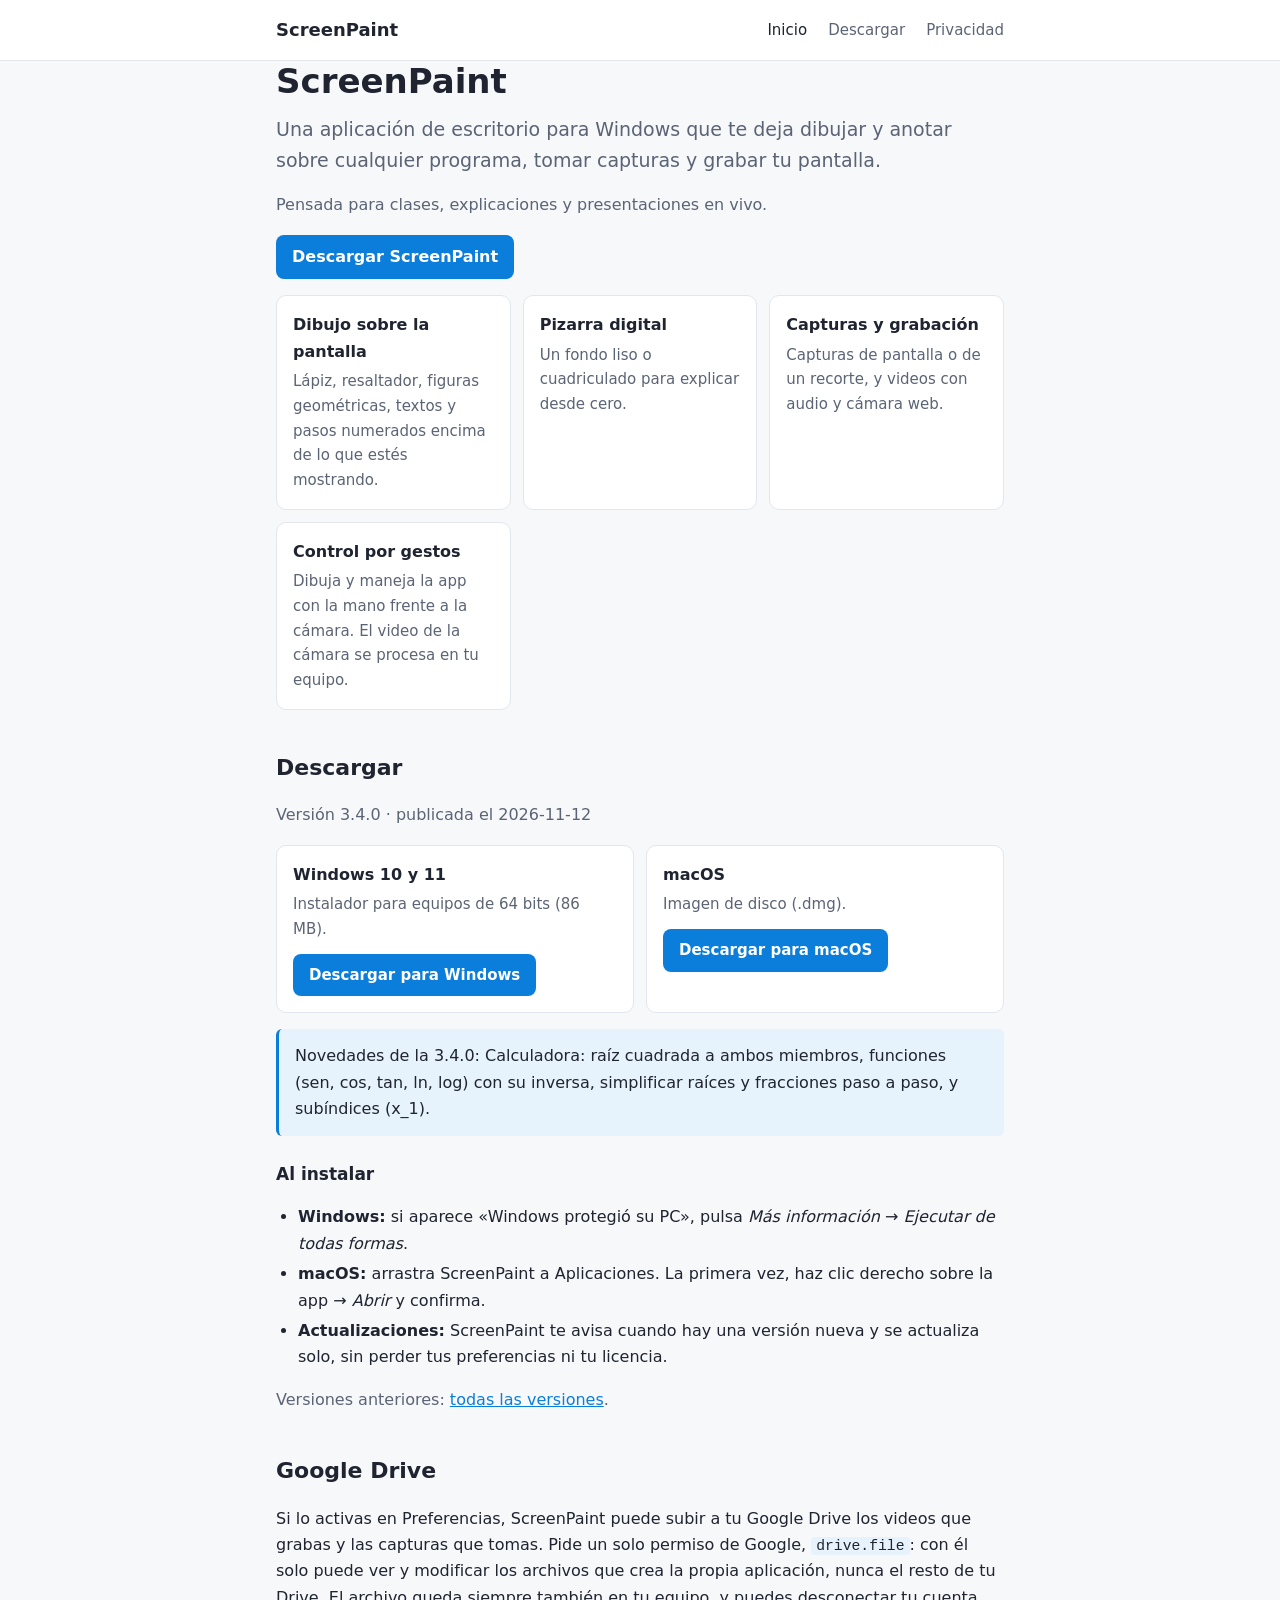
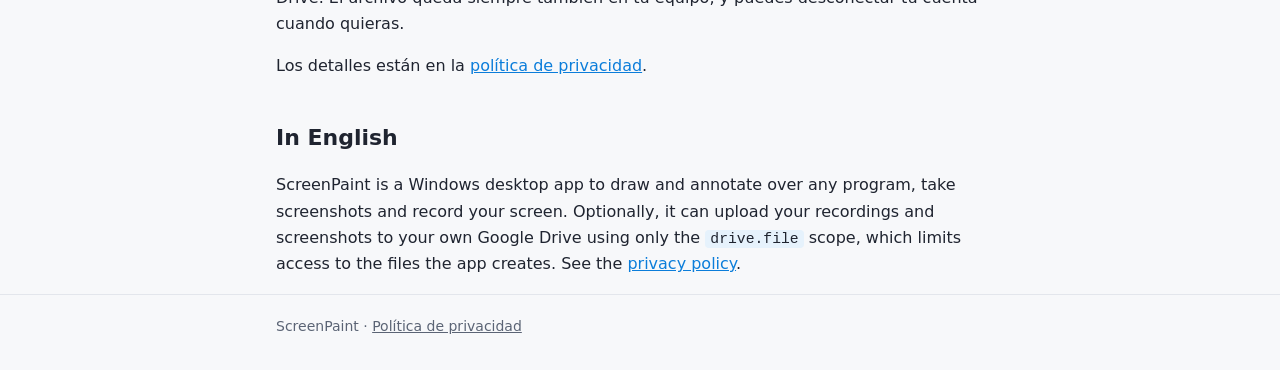
<file: index.html>
<!doctype html>
<html lang="es">
<head>
  <meta charset="utf-8">
  <meta name="viewport" content="width=device-width, initial-scale=1">
  <title>ScreenPaint</title>
  <meta name="description" content="ScreenPaint: dibuja, anota, captura y graba tu pantalla en Windows.">
  <link rel="stylesheet" href="style.css">
</head>
<body>
  <header class="site">
    <div class="wrap">
      <a class="brand" href="./">ScreenPaint</a>
      <nav>
        <a href="./" aria-current="page">Inicio</a>
        <a href="#descargar">Descargar</a>
        <a href="privacidad.html">Privacidad</a>
      </nav>
    </div>
  </header>

  <main class="wrap">
    <h1>ScreenPaint</h1>
    <p class="lead">Una aplicación de escritorio para Windows que te deja dibujar y anotar sobre cualquier programa, tomar capturas y grabar tu pantalla.</p>
    <p class="muted">Pensada para clases, explicaciones y presentaciones en vivo.</p>
    <p><a class="button" href="#descargar">Descargar ScreenPaint</a></p>

    <div class="cards">
      <div class="card">
        <strong>Dibujo sobre la pantalla</strong>
        <p>Lápiz, resaltador, figuras geométricas, textos y pasos numerados encima de lo que estés mostrando.</p>
      </div>
      <div class="card">
        <strong>Pizarra digital</strong>
        <p>Un fondo liso o cuadriculado para explicar desde cero.</p>
      </div>
      <div class="card">
        <strong>Capturas y grabación</strong>
        <p>Capturas de pantalla o de un recorte, y videos con audio y cámara web.</p>
      </div>
      <div class="card">
        <strong>Control por gestos</strong>
        <p>Dibuja y maneja la app con la mano frente a la cámara. El video de la cámara se procesa en tu equipo.</p>
      </div>
    </div>

    <h2 id="descargar">Descargar</h2>
    <p id="release-line" class="muted">Última versión de ScreenPaint.</p>
    <div class="cards">
      <div class="card">
        <strong>Windows 10 y 11</strong>
        <p id="windows-size">Instalador para equipos de 64 bits.</p>
        <p class="download"><a class="button" id="windows-link" href="https://github.com/Kerwin2712/screenpaint-web/releases/latest">Descargar para Windows</a></p>
      </div>
      <div class="card">
        <strong>macOS</strong>
        <p id="macos-size">Imagen de disco (.dmg).</p>
        <p class="download"><a class="button" id="macos-link" href="https://github.com/Kerwin2712/screenpaint-web/releases/latest">Descargar para macOS</a></p>
      </div>
    </div>
    <div id="release-notes" class="note" hidden></div>
    <h3>Al instalar</h3>
    <ul>
      <li><strong>Windows:</strong> si aparece «Windows protegió su PC», pulsa <em>Más información</em> → <em>Ejecutar de todas formas</em>.</li>
      <li><strong>macOS:</strong> arrastra ScreenPaint a Aplicaciones. La primera vez, haz clic derecho sobre la app → <em>Abrir</em> y confirma.</li>
      <li><strong>Actualizaciones:</strong> ScreenPaint te avisa cuando hay una versión nueva y se actualiza solo, sin perder tus preferencias ni tu licencia.</li>
    </ul>
    <p class="muted">Versiones anteriores: <a href="https://github.com/Kerwin2712/screenpaint-web/releases">todas las versiones</a>.</p>

    <h2>Google Drive</h2>
    <p>Si lo activas en Preferencias, ScreenPaint puede subir a tu Google Drive los videos que grabas y las capturas que tomas. Pide un solo permiso de Google, <code>drive.file</code>: con él solo puede ver y modificar los archivos que crea la propia aplicación, nunca el resto de tu Drive. El archivo queda siempre también en tu equipo, y puedes desconectar tu cuenta cuando quieras.</p>
    <p>Los detalles están en la <a href="privacidad.html">política de privacidad</a>.</p>

    <h2 lang="en">In English</h2>
    <p lang="en">ScreenPaint is a Windows desktop app to draw and annotate over any program, take screenshots and record your screen. Optionally, it can upload your recordings and screenshots to your own Google Drive using only the <code>drive.file</code> scope, which limits access to the files the app creates. See the <a href="privacidad.html#english">privacy policy</a>.</p>
  </main>

  <script>
    // Botones de descarga desde latest.json (lo publica tools/publish_release.py
    // en el repo de ScreenPaint). Sin latest.json quedan apuntando a la
    // página de releases.
    (function () {
      function mb(bytes) { return bytes ? " (" + Math.round(bytes / 1048576) + " MB)" : ""; }
      fetch("latest.json", { cache: "no-store" })
        .then(function (r) { return r.ok ? r.json() : null; })
        .then(function (doc) {
          var p = doc && doc.payload;
          if (!p || !p.version) return;
          document.getElementById("release-line").textContent =
            "Versión " + p.version + (p.published ? " · publicada el " + p.published : "");
          [["windows", "Instalador para equipos de 64 bits"], ["macos", "Imagen de disco (.dmg)"]].forEach(function (pair) {
            var asset = p[pair[0]];
            if (!asset || !asset.url) return;
            document.getElementById(pair[0] + "-link").href = asset.url;
            document.getElementById(pair[0] + "-size").textContent = pair[1] + mb(asset.size) + ".";
          });
          var notes = p.notes && (p.notes.es || p.notes.en);
          if (notes) {
            var box = document.getElementById("release-notes");
            box.textContent = "Novedades de la " + p.version + ": " + notes;
            box.hidden = false;
          }
        })
        .catch(function () {});
    })();
  </script>

  <footer class="site">
    <div class="wrap">
      ScreenPaint · <a href="privacidad.html">Política de privacidad</a>
    </div>
  </footer>
</body>
</html>
</file>
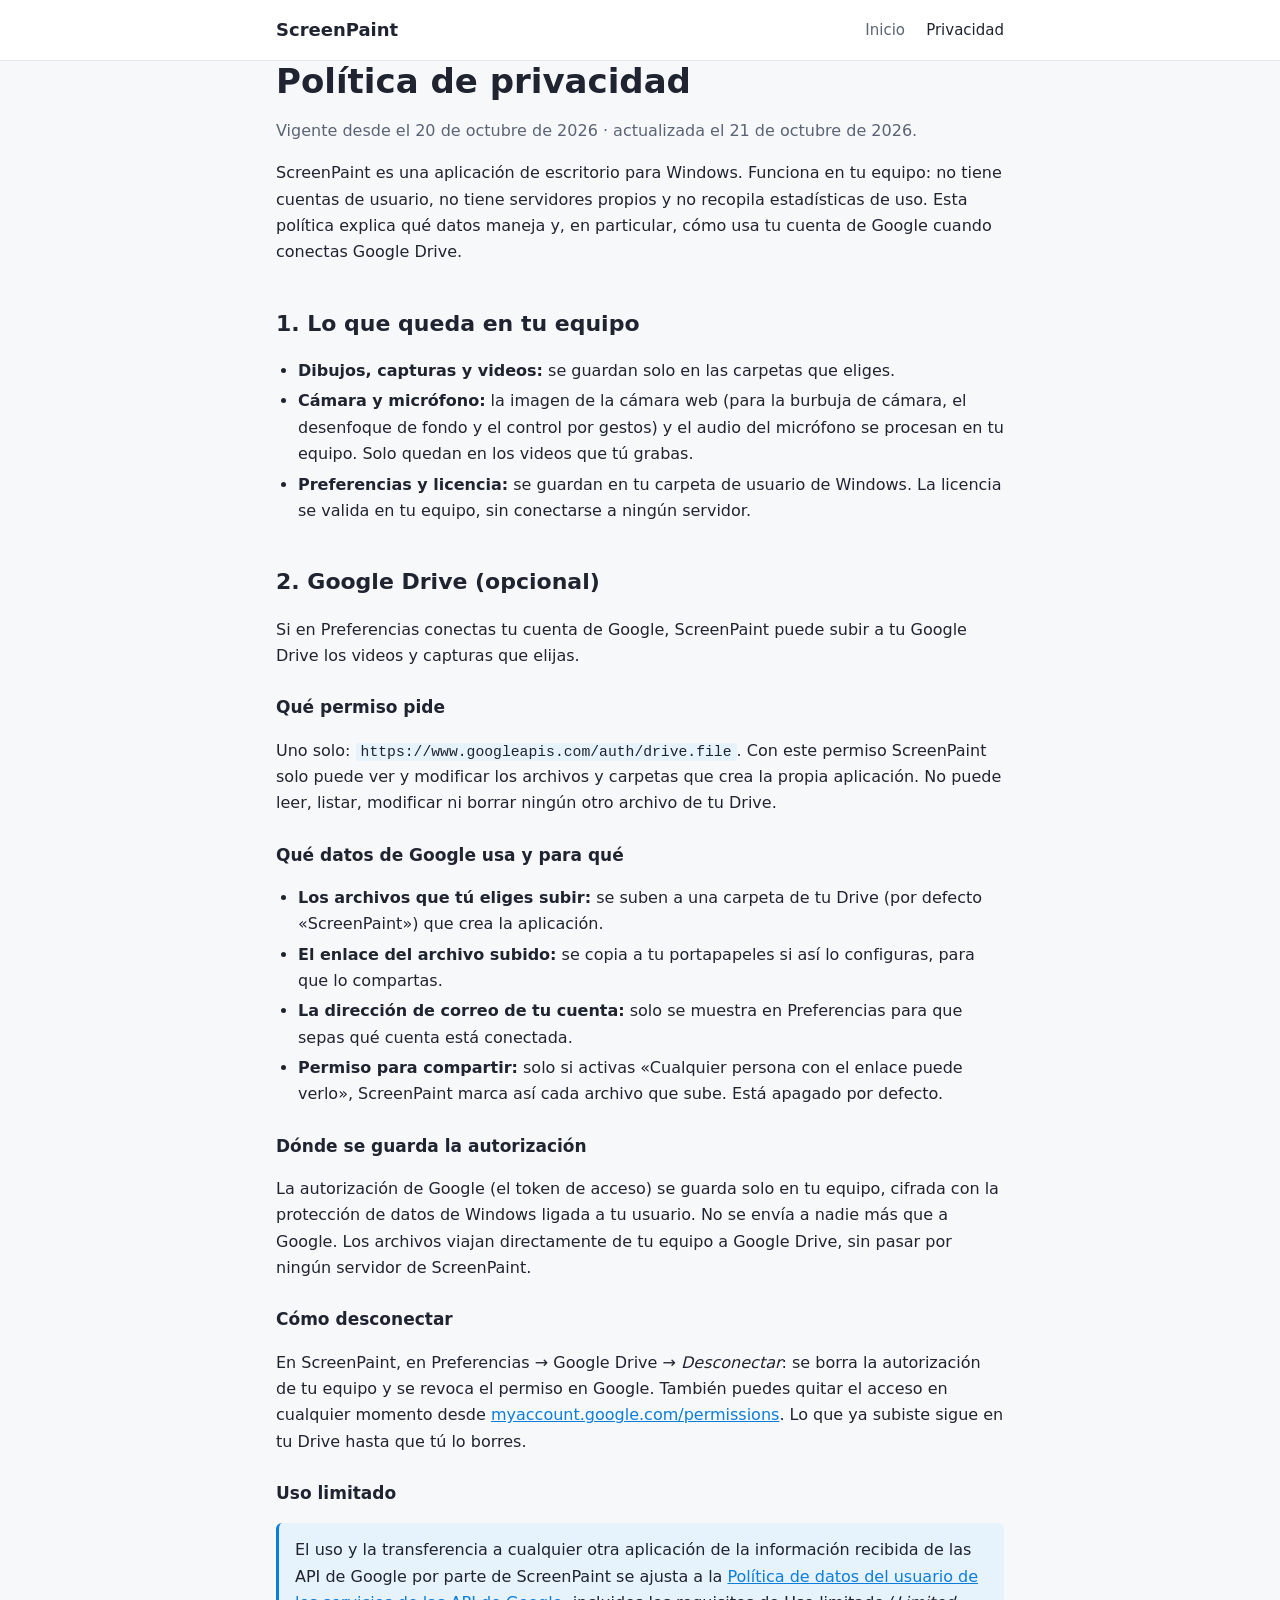
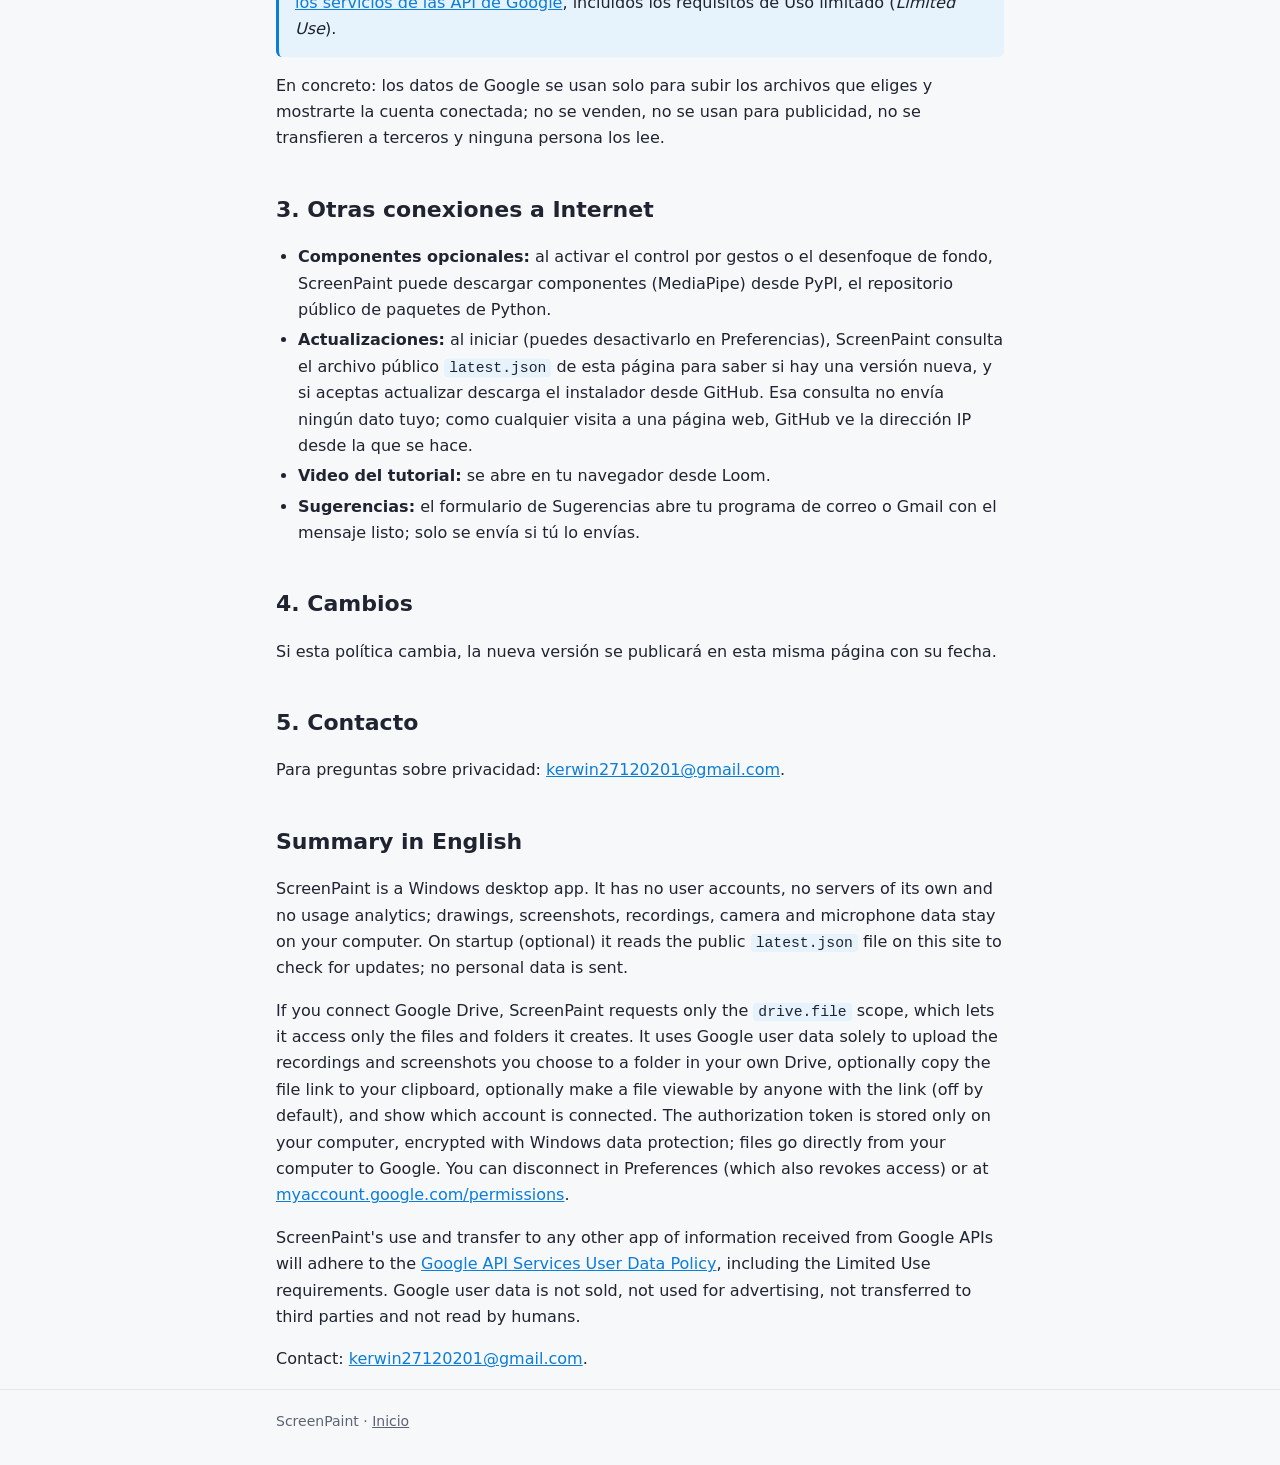
<file: privacidad.html>
<!doctype html>
<html lang="es">
<head>
  <meta charset="utf-8">
  <meta name="viewport" content="width=device-width, initial-scale=1">
  <title>Política de privacidad · ScreenPaint</title>
  <meta name="description" content="Qué datos usa ScreenPaint y cómo usa Google Drive.">
  <link rel="stylesheet" href="style.css">
</head>
<body>
  <header class="site">
    <div class="wrap">
      <a class="brand" href="./">ScreenPaint</a>
      <nav>
        <a href="./">Inicio</a>
        <a href="privacidad.html" aria-current="page">Privacidad</a>
      </nav>
    </div>
  </header>

  <main class="wrap">
    <h1>Política de privacidad</h1>
    <p class="muted">Vigente desde el 20 de octubre de 2026 · actualizada el 21 de octubre de 2026.</p>

    <p>ScreenPaint es una aplicación de escritorio para Windows. Funciona en tu equipo: no tiene cuentas de usuario, no tiene servidores propios y no recopila estadísticas de uso. Esta política explica qué datos maneja y, en particular, cómo usa tu cuenta de Google cuando conectas Google Drive.</p>

    <h2>1. Lo que queda en tu equipo</h2>
    <ul>
      <li><strong>Dibujos, capturas y videos:</strong> se guardan solo en las carpetas que eliges.</li>
      <li><strong>Cámara y micrófono:</strong> la imagen de la cámara web (para la burbuja de cámara, el desenfoque de fondo y el control por gestos) y el audio del micrófono se procesan en tu equipo. Solo quedan en los videos que tú grabas.</li>
      <li><strong>Preferencias y licencia:</strong> se guardan en tu carpeta de usuario de Windows. La licencia se valida en tu equipo, sin conectarse a ningún servidor.</li>
    </ul>

    <h2>2. Google Drive (opcional)</h2>
    <p>Si en Preferencias conectas tu cuenta de Google, ScreenPaint puede subir a tu Google Drive los videos y capturas que elijas.</p>

    <h3>Qué permiso pide</h3>
    <p>Uno solo: <code>https://www.googleapis.com/auth/drive.file</code>. Con este permiso ScreenPaint solo puede ver y modificar los archivos y carpetas que crea la propia aplicación. No puede leer, listar, modificar ni borrar ningún otro archivo de tu Drive.</p>

    <h3>Qué datos de Google usa y para qué</h3>
    <ul>
      <li><strong>Los archivos que tú eliges subir:</strong> se suben a una carpeta de tu Drive (por defecto «ScreenPaint») que crea la aplicación.</li>
      <li><strong>El enlace del archivo subido:</strong> se copia a tu portapapeles si así lo configuras, para que lo compartas.</li>
      <li><strong>La dirección de correo de tu cuenta:</strong> solo se muestra en Preferencias para que sepas qué cuenta está conectada.</li>
      <li><strong>Permiso para compartir:</strong> solo si activas «Cualquier persona con el enlace puede verlo», ScreenPaint marca así cada archivo que sube. Está apagado por defecto.</li>
    </ul>

    <h3>Dónde se guarda la autorización</h3>
    <p>La autorización de Google (el token de acceso) se guarda solo en tu equipo, cifrada con la protección de datos de Windows ligada a tu usuario. No se envía a nadie más que a Google. Los archivos viajan directamente de tu equipo a Google Drive, sin pasar por ningún servidor de ScreenPaint.</p>

    <h3>Cómo desconectar</h3>
    <p>En ScreenPaint, en Preferencias → Google Drive → <em>Desconectar</em>: se borra la autorización de tu equipo y se revoca el permiso en Google. También puedes quitar el acceso en cualquier momento desde <a href="https://myaccount.google.com/permissions">myaccount.google.com/permissions</a>. Lo que ya subiste sigue en tu Drive hasta que tú lo borres.</p>

    <h3>Uso limitado</h3>
    <div class="note">
      El uso y la transferencia a cualquier otra aplicación de la información recibida de las API de Google por parte de ScreenPaint se ajusta a la <a href="https://developers.google.com/terms/api-services-user-data-policy">Política de datos del usuario de los servicios de las API de Google</a>, incluidos los requisitos de Uso limitado (<em>Limited Use</em>).
    </div>
    <p>En concreto: los datos de Google se usan solo para subir los archivos que eliges y mostrarte la cuenta conectada; no se venden, no se usan para publicidad, no se transfieren a terceros y ninguna persona los lee.</p>

    <h2>3. Otras conexiones a Internet</h2>
    <ul>
      <li><strong>Componentes opcionales:</strong> al activar el control por gestos o el desenfoque de fondo, ScreenPaint puede descargar componentes (MediaPipe) desde PyPI, el repositorio público de paquetes de Python.</li>
      <li><strong>Actualizaciones:</strong> al iniciar (puedes desactivarlo en Preferencias), ScreenPaint consulta el archivo público <code>latest.json</code> de esta página para saber si hay una versión nueva, y si aceptas actualizar descarga el instalador desde GitHub. Esa consulta no envía ningún dato tuyo; como cualquier visita a una página web, GitHub ve la dirección IP desde la que se hace.</li>
      <li><strong>Video del tutorial:</strong> se abre en tu navegador desde Loom.</li>
      <li><strong>Sugerencias:</strong> el formulario de Sugerencias abre tu programa de correo o Gmail con el mensaje listo; solo se envía si tú lo envías.</li>
    </ul>

    <h2>4. Cambios</h2>
    <p>Si esta política cambia, la nueva versión se publicará en esta misma página con su fecha.</p>

    <h2>5. Contacto</h2>
    <p>Para preguntas sobre privacidad: <a href="mailto:kerwin27120201@gmail.com">kerwin27120201@gmail.com</a>.</p>

    <h2 id="english" lang="en">Summary in English</h2>
    <div lang="en">
      <p>ScreenPaint is a Windows desktop app. It has no user accounts, no servers of its own and no usage analytics; drawings, screenshots, recordings, camera and microphone data stay on your computer. On startup (optional) it reads the public <code>latest.json</code> file on this site to check for updates; no personal data is sent.</p>
      <p>If you connect Google Drive, ScreenPaint requests only the <code>drive.file</code> scope, which lets it access only the files and folders it creates. It uses Google user data solely to upload the recordings and screenshots you choose to a folder in your own Drive, optionally copy the file link to your clipboard, optionally make a file viewable by anyone with the link (off by default), and show which account is connected. The authorization token is stored only on your computer, encrypted with Windows data protection; files go directly from your computer to Google. You can disconnect in Preferences (which also revokes access) or at <a href="https://myaccount.google.com/permissions">myaccount.google.com/permissions</a>.</p>
      <p>ScreenPaint's use and transfer to any other app of information received from Google APIs will adhere to the <a href="https://developers.google.com/terms/api-services-user-data-policy">Google API Services User Data Policy</a>, including the Limited Use requirements. Google user data is not sold, not used for advertising, not transferred to third parties and not read by humans.</p>
      <p>Contact: <a href="mailto:kerwin27120201@gmail.com">kerwin27120201@gmail.com</a>.</p>
    </div>
  </main>

  <footer class="site">
    <div class="wrap">
      ScreenPaint · <a href="./">Inicio</a>
    </div>
  </footer>
</body>
</html>
</file>
<file: style.css>
:root {
  --bg: #f7f8fa;
  --surface: #ffffff;
  --text: #1f2430;
  --muted: #5b6475;
  --border: #e3e6ec;
  --accent: #0b7dda;
  --accent-soft: #e6f2fc;
}

@media (prefers-color-scheme: dark) {
  :root {
    --bg: #0f172a;
    --surface: #151e33;
    --text: #e4e7eb;
    --muted: #9aa3b5;
    --border: #26314b;
    --accent: #38bdf8;
    --accent-soft: #10263d;
  }
}

* { box-sizing: border-box; }

body {
  margin: 0;
  background: var(--bg);
  color: var(--text);
  font: 16px/1.65 "Segoe UI", system-ui, -apple-system, Roboto, Arial, sans-serif;
}

a { color: var(--accent); }

.wrap {
  max-width: 760px;
  margin: 0 auto;
  padding: 0 16px;
}

header.site {
  border-bottom: 1px solid var(--border);
  background: var(--surface);
}

header.site .wrap {
  display: flex;
  align-items: center;
  justify-content: space-between;
  gap: 16px;
  min-height: 60px;
}

.brand {
  font-weight: 700;
  font-size: 18px;
  color: var(--text);
  text-decoration: none;
}

nav a {
  margin-left: 16px;
  color: var(--muted);
  text-decoration: none;
  font-size: 15px;
}

nav a:hover, nav a[aria-current="page"] { color: var(--text); }

main { padding: 40px 0 56px; }

h1 { font-size: 34px; line-height: 1.2; margin: 0 0 12px; }
h2 { font-size: 22px; margin: 40px 0 10px; }
h3 { font-size: 17px; margin: 24px 0 6px; }

.lead { font-size: 19px; color: var(--muted); margin: 0 0 8px; }
.muted { color: var(--muted); }

.cards {
  display: grid;
  grid-template-columns: repeat(auto-fit, minmax(210px, 1fr));
  gap: 12px;
  margin-top: 16px;
}

.card {
  background: var(--surface);
  border: 1px solid var(--border);
  border-radius: 10px;
  padding: 16px;
}

.card strong { display: block; margin-bottom: 4px; }
.card p { margin: 0; color: var(--muted); font-size: 15px; }

.note {
  background: var(--accent-soft);
  border-left: 3px solid var(--accent);
  border-radius: 6px;
  padding: 14px 16px;
  margin: 16px 0;
}

ul { padding-left: 22px; }
li { margin: 4px 0; }

code {
  font-family: Consolas, "Cascadia Mono", monospace;
  font-size: 0.92em;
  background: var(--accent-soft);
  padding: 1px 5px;
  border-radius: 4px;
  overflow-wrap: anywhere;
}

footer.site {
  border-top: 1px solid var(--border);
  padding: 20px 0 32px;
  color: var(--muted);
  font-size: 14px;
}

footer.site a { color: var(--muted); }

@media (max-width: 520px) {
  h1 { font-size: 28px; }
  nav a { margin-left: 12px; }
}

.button {
  display: inline-block;
  background: var(--accent);
  color: #ffffff;
  text-decoration: none;
  font-weight: 600;
  padding: 9px 16px;
  border-radius: 8px;
}

.button:hover { filter: brightness(1.08); }

@media (prefers-color-scheme: dark) {
  .button { color: #0f172a; }
}

.card p.download { margin-top: 12px; }
</file>
